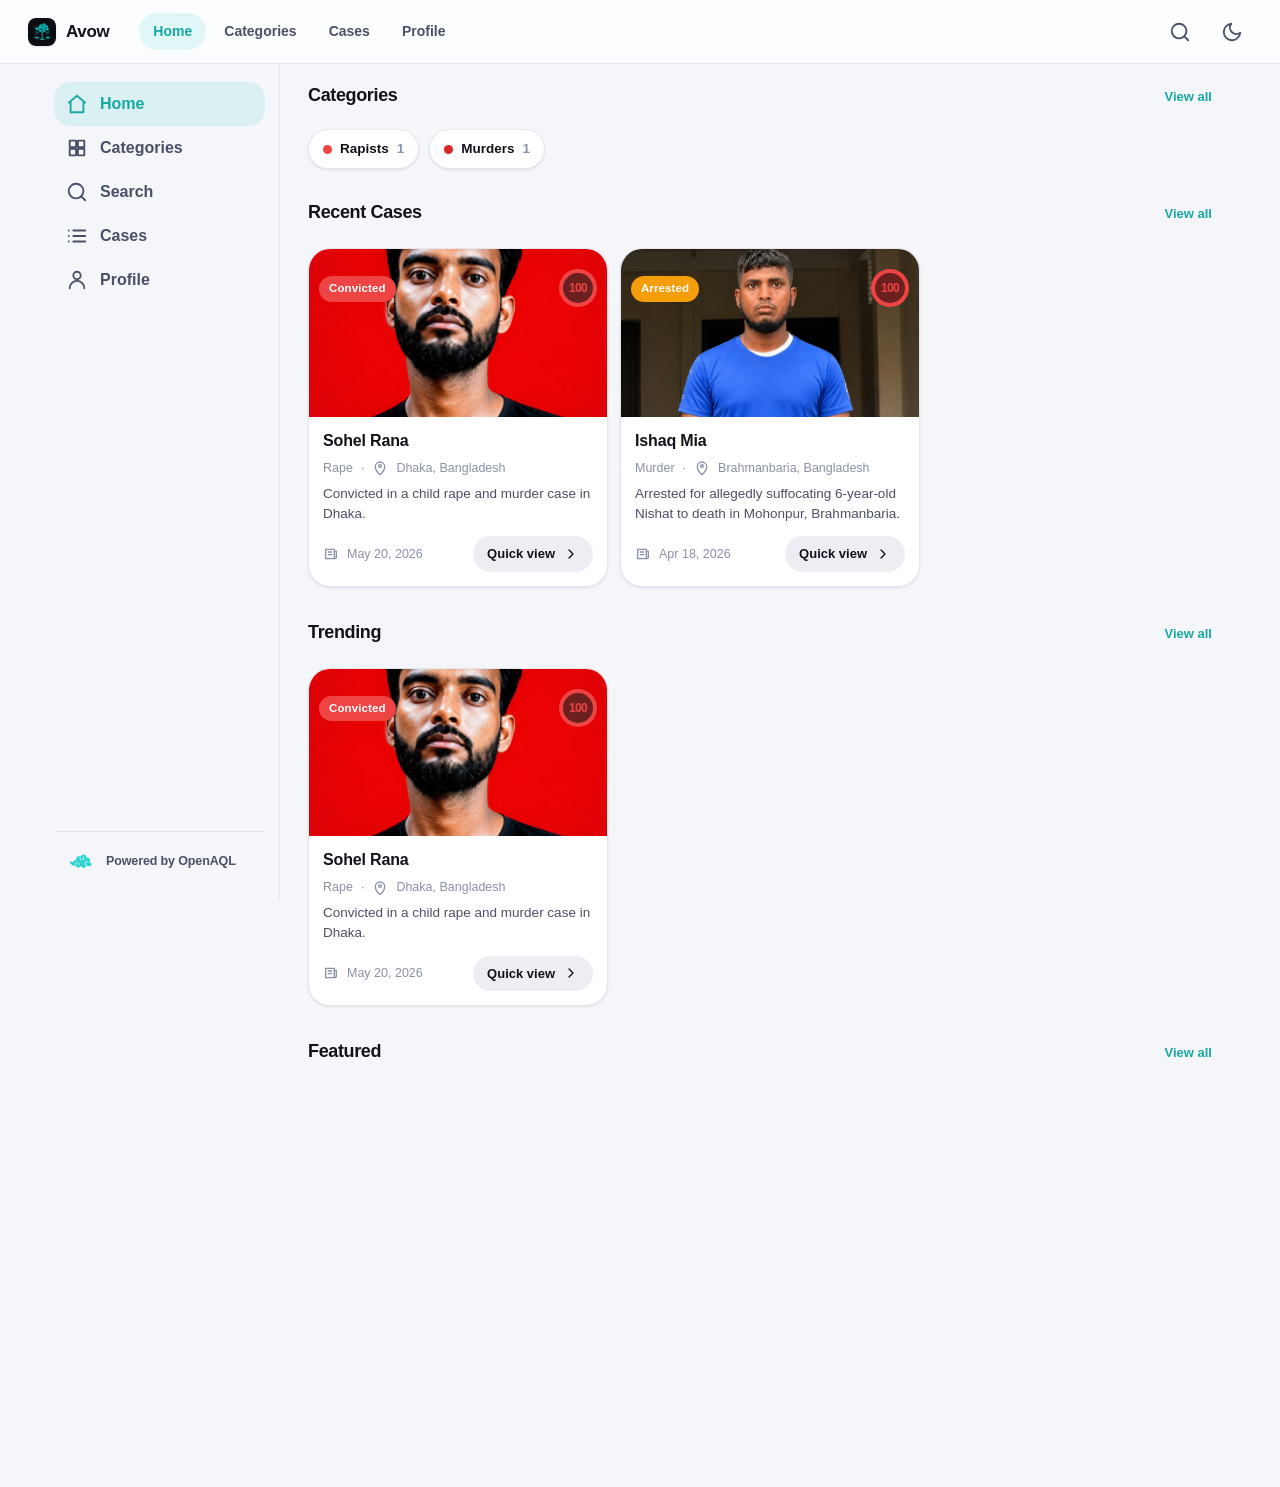
<file: index.html>
<!DOCTYPE html>
<html lang="en" dir="ltr">
<head>
  <meta charset="UTF-8" />
  <meta name="viewport" content="width=device-width, initial-scale=1, viewport-fit=cover, maximum-scale=5" />
  <title>Avow</title>
  <meta name="title" content="Avow"/>
  <meta name="theme-color" content="#1CC2BB" media="(prefers-color-scheme: light)" />
  <meta name="theme-color" content="#0b0d12" media="(prefers-color-scheme: dark)" />
  <meta name="description" content="Awareness, Integrity and Justice" />
  <meta name="keywords" content="criminal, awareness, justice"/>
  <meta name="author" content="Avow"/>
  <meta name="robots" content="noindex, nofollow">
  <meta name="language" content="en"/>
  <meta property="og:type" content="website"/>
  <meta property="og:url" content="https://avow.openaql.org"/>
  <meta property="og:title" content="Avow"/>
  <meta property="og:description" content="Awareness, Integrity and Justice"/>
  <meta property="og:image" content="https://openaql.github.io/avow/assets/icons/avow-banner.jpg"/>
  <meta name="twitter:card" content="summary_large_image"/>
  <meta name="twitter:url" content="https://avow.openaql.org"/>
  <meta name="twitter:title" content="Avow"/>
  <meta name="twitter:description" content="Awareness, Integrity and Justice"/>
  <meta name="twitter:image" content="https://openaql.github.io/avow/assets/icons/avow-banner.jpg"/>
  <meta http-equiv="Content-Security-Policy" content="default-src 'self'; script-src 'self'; style-src 'self'; img-src 'self' data: https:; media-src 'self' https:; font-src 'self'; connect-src 'self'; manifest-src 'self'; worker-src 'self'; base-uri 'self'; form-action 'self'; frame-ancestors 'none'; object-src 'none'" />
  <meta name="referrer" content="no-referrer" />
  <link rel="canonical" href="./index.html" />
  <link rel="manifest" href="pwa/manifest.json" />
  <link rel="icon" type="image/svg+xml" href="assets/icons/icon.svg" />
  <link rel="apple-touch-icon" href="assets/icons/icon-192.png" />
  <meta name="apple-mobile-web-app-capable" content="yes" />
  <meta name="apple-mobile-web-app-status-bar-style" content="black-translucent" />
  <meta name="apple-mobile-web-app-title" content="Avow" />
  <link rel="preload" href="assets/css/styles.css" as="style" />
  <link rel="stylesheet" href="assets/css/styles.css" />
  <link rel="preload" href="data/index.json" as="fetch" type="application/json" crossorigin="anonymous" />
</head>
<body data-page="home">
  <div id="splash" aria-hidden="true"><div class="splash-logo"><img src="assets/icons/icon.svg" alt="Avow"></div></div>

  <main class="app" id="main">
    <section class="section">
      <div class="section__head"><h2 class="section__title">Categories</h2><a class="section__link" href="categories.html">View all</a></div>
    </section>
    <div class="cat-scroller" id="cat-chips" aria-label="Categories"></div>

    <section class="section">
      <div class="section__head"><h2 class="section__title">Recent Cases</h2><a class="section__link" href="search.html?sort=recent">View all</a></div>
    </section>
    <div class="case-rail" id="recent"></div>

    <section class="section">
      <div class="section__head"><h2 class="section__title">Trending</h2><a class="section__link" href="search.html?trending=1">View all</a></div>
    </section>
    <div class="case-rail" id="trending"></div>

    <section class="section">
      <div class="section__head"><h2 class="section__title">Featured</h2><a class="section__link" href="search.html?featured=1">View all</a></div>
    </section>
    <div class="case-rail" id="featured"></div>
  </main>

  <script src="assets/js/core.js" defer></script>
  <script src="assets/js/ui.js" defer></script>
  <script src="assets/js/components.js" defer></script>
  <script src="assets/js/home.js" defer></script>
</body>
</html>
</file>
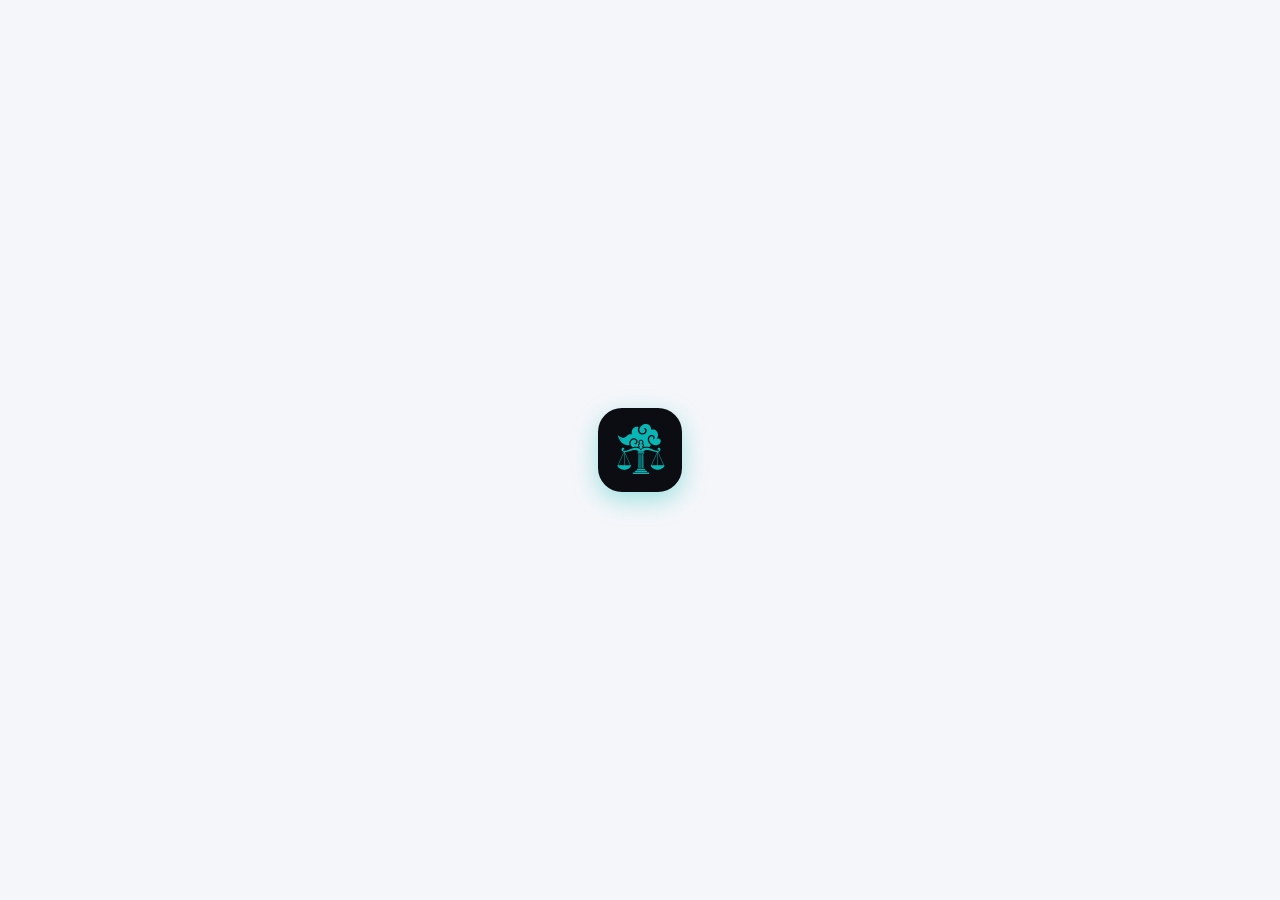
<file: case.html>
<!DOCTYPE html>
<html lang="en" dir="ltr">
<head>
  <meta charset="UTF-8" />
  <meta name="viewport" content="width=device-width, initial-scale=1, viewport-fit=cover, maximum-scale=5" />
  <title>Case | Avow</title>
  <meta name="description" content="Full case detail: hero, basic and legal information, timeline, evidence gallery and related cases." />
  <meta name="theme-color" content="#1CC2BB" media="(prefers-color-scheme: light)" />
  <meta name="theme-color" content="#0b0d12" media="(prefers-color-scheme: dark)" />
  <meta http-equiv="Content-Security-Policy" content="default-src 'self'; script-src 'self'; style-src 'self'; img-src 'self' data: https:; media-src 'self' https:; font-src 'self'; connect-src 'self'; manifest-src 'self'; worker-src 'self'; base-uri 'self'; form-action 'self'; frame-ancestors 'none'; object-src 'none'" />
  <meta name="referrer" content="no-referrer" />
  <link rel="canonical" href="./case.html" />
  <link rel="manifest" href="pwa/manifest.json" />
  <link rel="icon" type="image/svg+xml" href="assets/icons/icon.svg" />
  <link rel="apple-touch-icon" href="assets/icons/icon-192.png" />
  <link rel="stylesheet" href="assets/css/styles.css" />
</head>
<body data-page="cases">
  <div id="splash" aria-hidden="true"><div class="splash-logo"><img src="assets/icons/icon.svg" alt="Avow"></div></div>
  <main class="app" id="main"><div id="case-root"></div></main>

  <script src="assets/js/core.js" defer></script>
  <script src="assets/js/ui.js" defer></script>
  <script src="assets/js/components.js" defer></script>
  <script src="assets/js/case.js" defer></script>
</body>
</html>
</file>
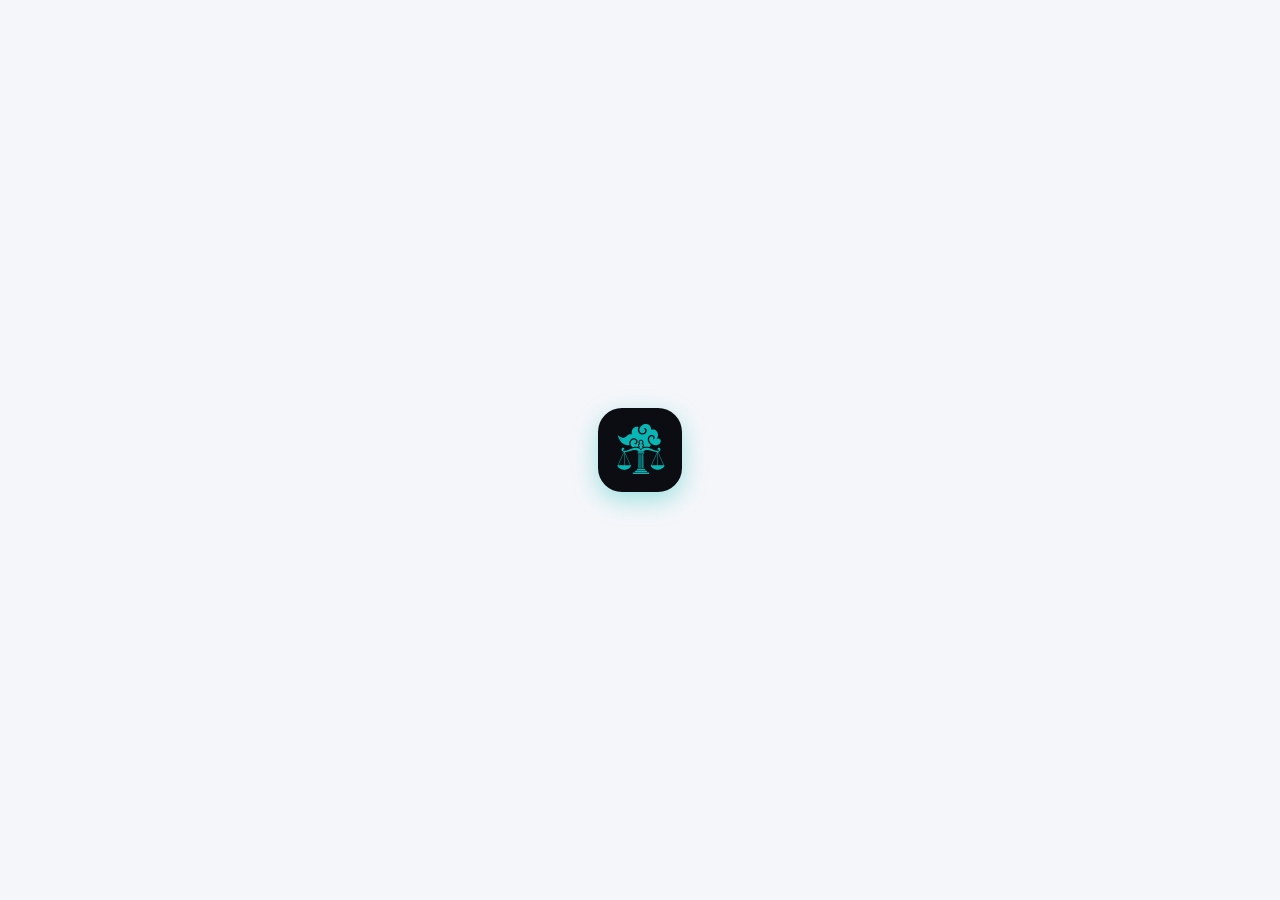
<file: categories.html>
<!DOCTYPE html>
<html lang="en" dir="ltr">
<head>
  <meta charset="UTF-8" />
  <meta name="viewport" content="width=device-width, initial-scale=1, viewport-fit=cover, maximum-scale=5" />
  <title>Categories | Avow</title>
  <meta name="description" content="Browse documented case categories." />
  <meta name="theme-color" content="#1CC2BB" media="(prefers-color-scheme: light)" />
  <meta name="theme-color" content="#0b0d12" media="(prefers-color-scheme: dark)" />
  <meta http-equiv="Content-Security-Policy" content="default-src 'self'; script-src 'self'; style-src 'self'; img-src 'self' data: https:; media-src 'self' https:; font-src 'self'; connect-src 'self'; manifest-src 'self'; worker-src 'self'; base-uri 'self'; form-action 'self'; frame-ancestors 'none'; object-src 'none'" />
  <meta name="referrer" content="no-referrer" />
  <link rel="canonical" href="./categories.html" />
  <link rel="manifest" href="pwa/manifest.json" />
  <link rel="icon" type="image/svg+xml" href="assets/icons/icon.svg" />
  <link rel="apple-touch-icon" href="assets/icons/icon-192.png" />
  <link rel="stylesheet" href="assets/css/styles.css" />
</head>
<body data-page="categories">
  <div id="splash" aria-hidden="true"><div class="splash-logo"><img src="assets/icons/icon.svg" alt="Avow"></div></div>
  <main class="app" id="main">
    <h1 class="page-title">Categories</h1>
    <p class="page-sub">Tap a category to explore its cases</p>
    <section class="section"><div class="cat-grid" id="cat-grid"></div></section>

    <section class="section hide" id="cat-detail">
      <div id="cat-head"></div>
      <div class="case-list" id="cat-list" style="padding-left:0;padding-right:0"></div>
    </section>
  </main>

  <script src="assets/js/core.js" defer></script>
  <script src="assets/js/ui.js" defer></script>
  <script src="assets/js/components.js" defer></script>
  <script src="assets/js/categories.js" defer></script>
</body>
</html>
</file>
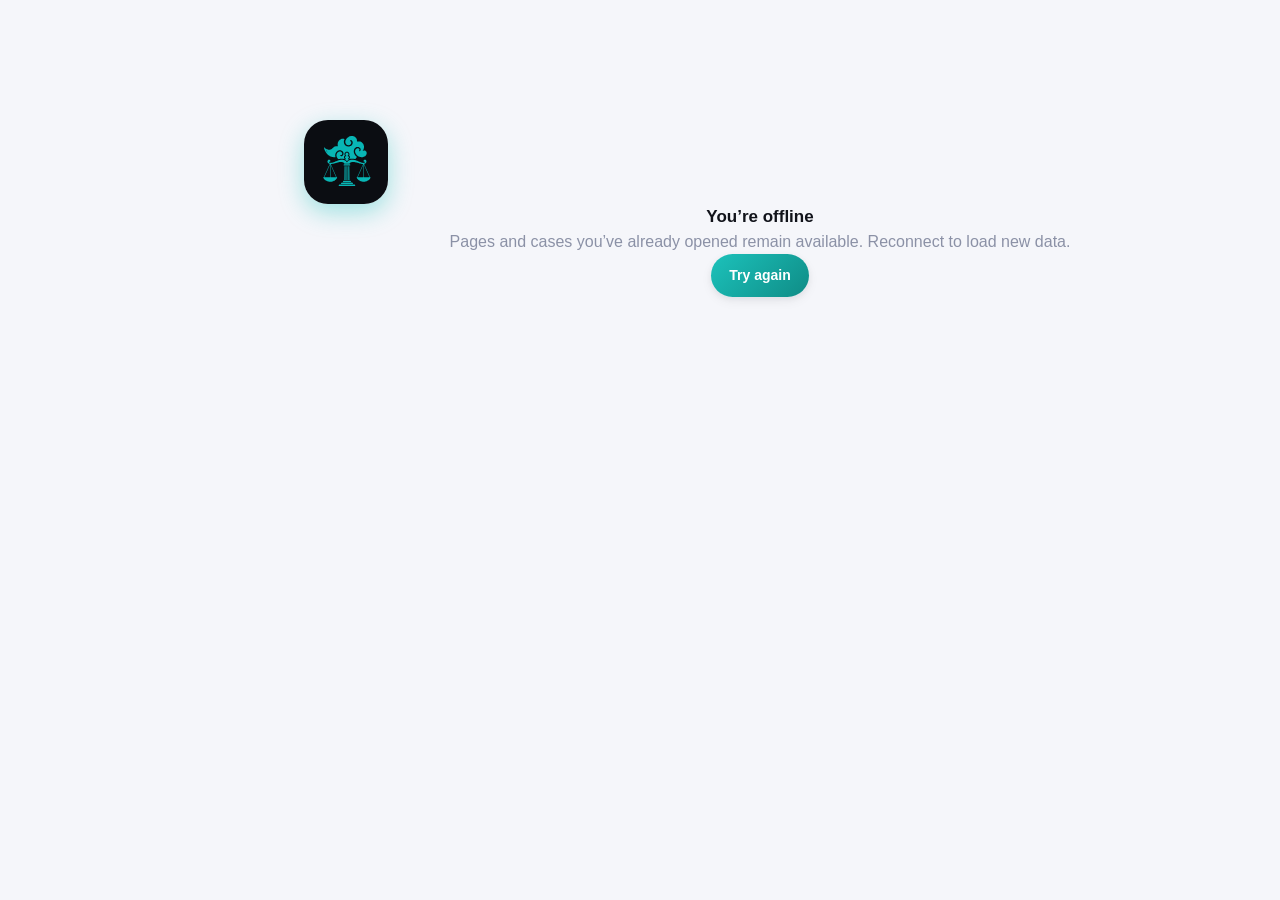
<file: offline.html>
<!DOCTYPE html>
<html lang="en" dir="ltr">
<head>
  <meta charset="UTF-8" />
  <meta name="viewport" content="width=device-width, initial-scale=1, viewport-fit=cover" />
  <title>Offline | Avow</title>
  <meta http-equiv="Content-Security-Policy" content="default-src 'self'; script-src 'self'; style-src 'self'; img-src 'self' data:; base-uri 'self'; frame-ancestors 'none'; object-src 'none'" />
  <link rel="icon" type="image/svg+xml" href="assets/icons/icon.svg" />
  <link rel="stylesheet" href="assets/css/styles.css" />
</head>
<body data-page="home">
  <main class="app" id="main">
    <div class="state" style="padding-top:120px">
      <div class="splash-logo" style="margin:0 auto 16px"><img src="assets/icons/icon.svg" alt="Avow"></div>
      <p class="state__title">You’re offline</p>
      <p>Pages and cases you’ve already opened remain available. Reconnect to load new data.</p>
      <p style="margin-top:18px"><a class="btn btn--primary" href="index.html">Try again</a></p>
    </div>
  </main>
</body>
</html>
</file>
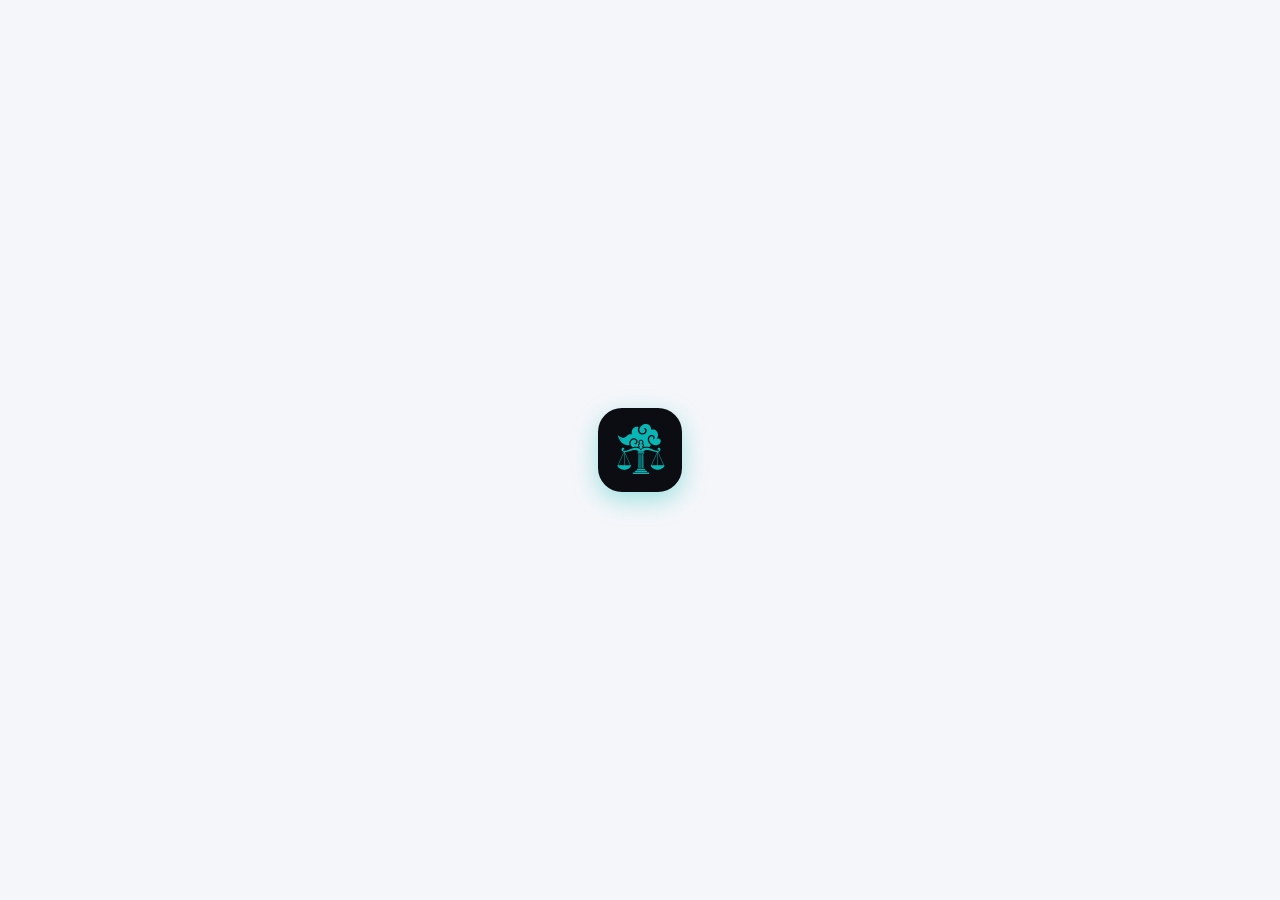
<file: profile.html>
<!DOCTYPE html>
<html lang="en" dir="ltr">
<head>
  <meta charset="UTF-8" />
  <meta name="viewport" content="width=device-width, initial-scale=1, viewport-fit=cover, maximum-scale=5" />
  <title>Profile | Avow</title>
  <meta name="description" content="Individual profile, crime history and statistics." />
  <meta name="theme-color" content="#1CC2BB" media="(prefers-color-scheme: light)" />
  <meta name="theme-color" content="#0b0d12" media="(prefers-color-scheme: dark)" />
  <meta http-equiv="Content-Security-Policy" content="default-src 'self'; script-src 'self'; style-src 'self'; img-src 'self' data: https:; media-src 'self' https:; font-src 'self'; connect-src 'self'; manifest-src 'self'; worker-src 'self'; base-uri 'self'; form-action 'self'; frame-ancestors 'none'; object-src 'none'" />
  <meta name="referrer" content="no-referrer" />
  <link rel="canonical" href="./profile.html" />
  <link rel="manifest" href="pwa/manifest.json" />
  <link rel="icon" type="image/svg+xml" href="assets/icons/icon.svg" />
  <link rel="apple-touch-icon" href="assets/icons/icon-192.png" />
  <link rel="stylesheet" href="assets/css/styles.css" />
</head>
<body data-page="profile">
  <div id="splash" aria-hidden="true"><div class="splash-logo"><img src="assets/icons/icon.svg" alt="Avow"></div></div>
  <main class="app" id="main"><div id="profile-root"></div></main>

  <script src="assets/js/core.js" defer></script>
  <script src="assets/js/ui.js" defer></script>
  <script src="assets/js/components.js" defer></script>
  <script src="assets/js/profile.js" defer></script>
</body>
</html>
</file>
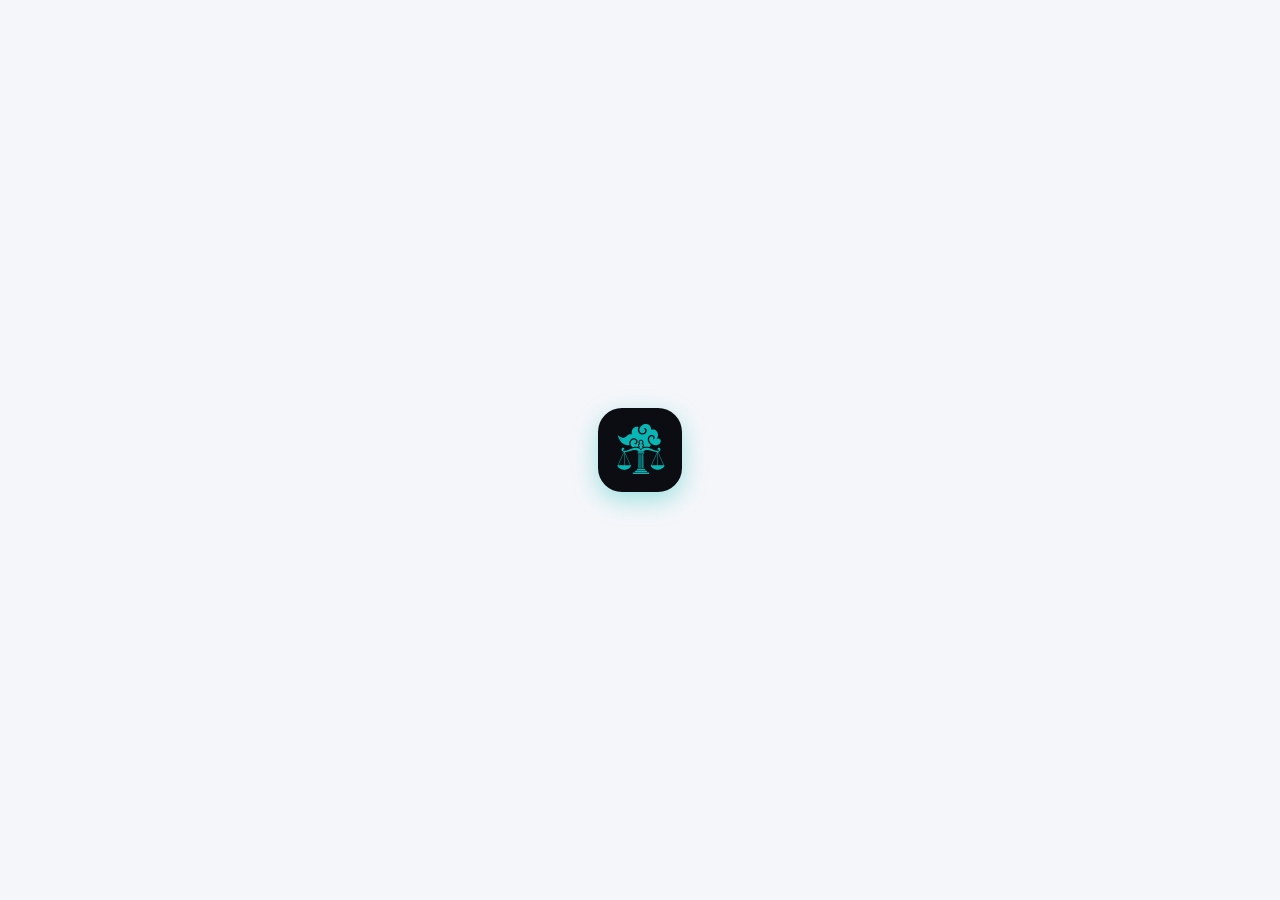
<file: search.html>
<!DOCTYPE html>
<html lang="en" dir="ltr">
<head>
  <meta charset="UTF-8" />
  <meta name="viewport" content="width=device-width, initial-scale=1, viewport-fit=cover, maximum-scale=5" />
  <title>Search and Cases | Avow</title>
  <meta name="description" content="Search and filter all documented cases." />
  <meta name="theme-color" content="#1CC2BB" media="(prefers-color-scheme: light)" />
  <meta name="theme-color" content="#0b0d12" media="(prefers-color-scheme: dark)" />
  <meta http-equiv="Content-Security-Policy" content="default-src 'self'; script-src 'self'; style-src 'self'; img-src 'self' data: https:; media-src 'self' https:; font-src 'self'; connect-src 'self'; manifest-src 'self'; worker-src 'self'; base-uri 'self'; form-action 'self'; frame-ancestors 'none'; object-src 'none'" />
  <meta name="referrer" content="no-referrer" />
  <link rel="canonical" href="./search.html" />
  <link rel="manifest" href="pwa/manifest.json" />
  <link rel="icon" type="image/svg+xml" href="assets/icons/icon.svg" />
  <link rel="apple-touch-icon" href="assets/icons/icon-192.png" />
  <link rel="stylesheet" href="assets/css/styles.css" />
</head>
<body data-page="cases">
  <div id="splash" aria-hidden="true"><div class="splash-logo"><img src="assets/icons/icon.svg" alt="Avow"></div></div>
  <main class="app" id="main">
    <h1 class="page-title">Cases</h1>
    <p class="page-sub">Search, filter, and explore every documented case</p>

    <div class="search-bar" style="border:none">
      <input class="search-input" id="q" type="text" placeholder="Search name, type, location" aria-label="Search cases" />
      <button class="iconbtn" id="filter-toggle" aria-label="Toggle filters" aria-expanded="false">
        <svg class="icon" viewBox="0 0 24 24" aria-hidden="true"><path d="M4 6h16M7 12h10M10 18h4"></path></svg>
      </button>
    </div>
    <div class="filter-panel hide" id="filters"></div>
    <p class="page-sub" id="result-count" aria-live="polite"></p>
    <section class="section"><div class="case-list" id="results" style="padding-left:0;padding-right:0"></div></section>
  </main>

  <script src="assets/js/core.js" defer></script>
  <script src="assets/js/ui.js" defer></script>
  <script src="assets/js/components.js" defer></script>
  <script src="assets/js/search.js" defer></script>
</body>
</html>
</file>
<file: assets/css/styles.css>
:root {
  --brand: #1CC2BB;
  --brand-600: #17a8a2;
  --brand-700: #0f8c86;

  --bg: #f5f6fa;
  --bg-elev: #ffffff;
  --bg-sunken: #eceef4;
  --surface-glass: rgba(255, 255, 255, 0.72);
  --border: #e4e7ef;
  --border-strong: #d4d9e6;

  --text: #11131a;
  --text-soft: #4a5066;
  --text-mut: #8b91a6;

  --ok: #10b981;
  --warn: #f59e0b;
  --danger: #ef4444;
  --info: #3b82f6;
  --neutral: #6b7280;

  --st-suspect: #6b7280;
  --st-arrested: #f59e0b;
  --st-on_trial: #3b82f6;
  --st-convicted: #ef4444;
  --st-released: #10b981;
  --st-active: #8b5cf6;

  --r-sm: 10px;
  --r-md: 16px;
  --r-lg: 22px;
  --r-xl: 28px;
  --r-pill: 999px;

  --sh-1: 0 1px 2px rgba(17, 19, 26, 0.04), 0 1px 3px rgba(17, 19, 26, 0.06);
  --sh-2: 0 4px 12px rgba(17, 19, 26, 0.06), 0 2px 6px rgba(17, 19, 26, 0.05);
  --sh-3: 0 12px 32px rgba(17, 19, 26, 0.10), 0 4px 10px rgba(17, 19, 26, 0.06);
  --sh-fab: 0 8px 24px rgba(28, 194, 187, 0.40);

  --maxw: 1200px;
  --gutter: 16px;
  --header-h: 56px;
  --bottomnav-h: 64px;
  --safe-top: env(safe-area-inset-top, 0px);
  --safe-bottom: env(safe-area-inset-bottom, 0px);

  --ease: cubic-bezier(0.22, 1, 0.36, 1);
  --ease-in: cubic-bezier(0.55, 0, 1, 0.45);
  --dur-1: 140ms;
  --dur-2: 240ms;
  --dur-3: 380ms;

  --font: -apple-system, BlinkMacSystemFont, "Segoe UI", Roboto, "Helvetica Neue",
    Arial, "Noto Sans", sans-serif, "Apple Color Emoji", "Segoe UI Emoji";
  --font-mono: ui-monospace, SFMono-Regular, "SF Mono", Menlo, Consolas, monospace;
}

@media (prefers-color-scheme: dark) {
  :root {
    --bg: #0b0d12;
    --bg-elev: #151821;
    --bg-sunken: #0f121a;
    --surface-glass: rgba(21, 24, 33, 0.72);
    --border: #232838;
    --border-strong: #313850;
    --text: #f3f5fb;
    --text-soft: #b8bed2;
    --text-mut: #7e859c;
    --sh-1: 0 1px 2px rgba(0, 0, 0, 0.4);
    --sh-2: 0 4px 14px rgba(0, 0, 0, 0.45);
    --sh-3: 0 16px 40px rgba(0, 0, 0, 0.55);
  }
}

[data-theme="light"] {
  --bg: #f5f6fa; --bg-elev: #fff; --bg-sunken: #eceef4;
  --surface-glass: rgba(255,255,255,0.72);
  --border: #e4e7ef; --border-strong: #d4d9e6;
  --text: #11131a; --text-soft: #4a5066; --text-mut: #8b91a6;
}

[data-theme="dark"] {
  --bg: #0b0d12; --bg-elev: #151821; --bg-sunken: #0f121a;
  --surface-glass: rgba(21,24,33,0.72);
  --border: #232838; --border-strong: #313850;
  --text: #f3f5fb; --text-soft: #b8bed2; --text-mut: #7e859c;
}

*, *::before, *::after { box-sizing: border-box; }
* { margin: 0; -webkit-tap-highlight-color: transparent; }
html { -webkit-text-size-adjust: 100%; text-size-adjust: 100%; scroll-behavior: smooth; }

body {
  font-family: var(--font);
  background: var(--bg);
  color: var(--text);
  line-height: 1.5;
  font-size: 15px;
  min-height: 100dvh;
  overflow-x: hidden;
  -webkit-font-smoothing: antialiased;
  text-rendering: optimizeLegibility;
  overscroll-behavior-y: none;
}

img, svg, video { display: block; max-width: 100%; }
button, input, select, textarea { font: inherit; color: inherit; }
button { cursor: pointer; background: none; border: none; }
a { color: inherit; text-decoration: none; }
ul { list-style: none; padding: 0; }
:focus-visible { outline: 2px solid var(--brand); outline-offset: 2px; border-radius: 6px; }

@media (prefers-reduced-motion: reduce) {
  *, *::before, *::after { animation-duration: 0.001ms !important; transition-duration: 0.001ms !important; scroll-behavior: auto !important; }
}

.app {
  max-width: var(--maxw);
  margin: 0 auto;
  padding-top: calc(var(--header-h) + var(--safe-top));
  padding-bottom: calc(var(--bottomnav-h) + var(--safe-bottom) + 12px);
  min-height: 100dvh;
}

.appbar {
  position: fixed; top: 0; left: 0; right: 0; z-index: 50;
  height: calc(var(--header-h) + var(--safe-top));
  padding: var(--safe-top) var(--gutter) 0;
  display: flex; align-items: center; gap: 12px;
  background: var(--surface-glass);
  -webkit-backdrop-filter: saturate(180%) blur(18px);
  backdrop-filter: saturate(180%) blur(18px);
  border-bottom: 1px solid var(--border);
}

.appbar__brand { display: flex; align-items: center; gap: 10px; font-weight: 800; letter-spacing: -0.02em; font-size: 17px; }
.appbar__logo { width: 28px; height: 28px; border-radius: 8px; object-fit: cover; box-shadow: var(--sh-1); }
.appbar__spacer { flex: 1; }
.iconbtn { width: 40px; height: 40px; border-radius: var(--r-pill); display: grid; place-items: center; color: var(--text-soft); transition: background var(--dur-1) var(--ease), transform var(--dur-1) var(--ease); }
.iconbtn:hover { background: var(--bg-sunken); }
.iconbtn:active { transform: scale(0.92); }
.icon { width: 22px; height: 22px; stroke: currentColor; fill: none; stroke-width: 2; stroke-linecap: round; stroke-linejoin: round; }
.icon--sm { width: 16px; height: 16px; }
.icon--lg { width: 26px; height: 26px; }

.section { padding: 18px var(--gutter) 4px; }
.section__head { display: flex; align-items: baseline; justify-content: space-between; margin-bottom: 12px; }
.section__title { font-size: 18px; font-weight: 750; letter-spacing: -0.02em; }
.section__link { font-size: 13px; color: var(--brand-600); font-weight: 600; }
.page-title { font-size: 26px; font-weight: 820; letter-spacing: -0.03em; padding: 8px var(--gutter) 0; }
.page-sub { color: var(--text-mut); padding: 2px var(--gutter) 0; font-size: 14px; }

.stat-grid { display: grid; grid-template-columns: repeat(2, 1fr); gap: 12px; padding: 4px var(--gutter); }
.stat {
  background: var(--bg-elev); border: 1px solid var(--border); border-radius: var(--r-lg);
  padding: 16px; box-shadow: var(--sh-1); position: relative; overflow: hidden;
  transition: transform var(--dur-2) var(--ease), box-shadow var(--dur-2) var(--ease);
}
.stat:hover { transform: translateY(-2px); box-shadow: var(--sh-2); }
.stat__icon { width: 40px; height: 40px; border-radius: 12px; display: grid; place-items: center; margin-bottom: 10px; color: #fff; }
.stat__value { font-size: 26px; font-weight: 820; letter-spacing: -0.03em; font-variant-numeric: tabular-nums; }
.stat__label { color: var(--text-mut); font-size: 12.5px; font-weight: 600; margin-top: 2px; }
.stat__spark { position: absolute; right: -6px; bottom: -6px; width: 76px; height: 44px; opacity: 0.10; }

.cat-scroller { display: flex; gap: 10px; overflow-x: auto; padding: 4px var(--gutter) 12px; scroll-snap-type: x proximity; scrollbar-width: none; }
.cat-scroller::-webkit-scrollbar { display: none; }
.cat-grid { display: grid; grid-template-columns: repeat(2, 1fr); gap: 12px; padding: 4px var(--gutter); }
.cat-card {
  background: var(--bg-elev); border: 1px solid var(--border); border-radius: var(--r-lg);
  padding: 16px; box-shadow: var(--sh-1); display: flex; flex-direction: column; gap: 10px;
  transition: transform var(--dur-2) var(--ease), box-shadow var(--dur-2) var(--ease);
  scroll-snap-align: start;
}
.cat-card:active { transform: scale(0.97); }
.cat-card__icon { width: 46px; height: 46px; border-radius: 14px; display: grid; place-items: center; color: #fff; }
.cat-card__name { font-weight: 700; letter-spacing: -0.01em; }
.cat-card__count { font-size: 13px; color: var(--text-mut); }
.cat-chip { flex: 0 0 auto; display: flex; align-items: center; gap: 8px; padding: 9px 14px; border-radius: var(--r-pill); background: var(--bg-elev); border: 1px solid var(--border); font-weight: 600; font-size: 13.5px; box-shadow: var(--sh-1); transition: transform var(--dur-1) var(--ease); }
.cat-chip:active { transform: scale(0.95); }
.cat-chip .dot { width: 9px; height: 9px; border-radius: 50%; }

.case-list { display: grid; grid-template-columns: 1fr; gap: 12px; padding: 6px var(--gutter); }
.case-rail { display: flex; gap: 12px; overflow-x: auto; padding: 6px var(--gutter) 14px; scroll-snap-type: x mandatory; scrollbar-width: none; }
.case-rail::-webkit-scrollbar { display: none; }
.case-rail .case-card { flex: 0 0 78%; max-width: 320px; scroll-snap-align: start; }

.case-card {
  background: var(--bg-elev); border: 1px solid var(--border); border-radius: var(--r-lg);
  box-shadow: var(--sh-1); overflow: hidden; display: flex; flex-direction: column;
  transition: transform var(--dur-2) var(--ease), box-shadow var(--dur-2) var(--ease);
  text-align: left; width: 100%;
}
.case-card:hover { transform: translateY(-3px); box-shadow: var(--sh-3); }
.case-card:active { transform: scale(0.985); }
.case-card__media { position: relative; aspect-ratio: 16 / 9; display: grid; place-items: center; color: #fff; font-weight: 800; font-size: 30px; letter-spacing: -0.02em; }
.case-card__badge { position: absolute; top: 10px; left: 10px; }
.case-card__signal { position: absolute; top: 10px; right: 10px; }
.case-card__body { padding: 12px 14px 14px; display: flex; flex-direction: column; gap: 6px; }
.case-card__name { font-weight: 750; font-size: 16px; letter-spacing: -0.01em; }
.case-card__meta { display: flex; gap: 8px; align-items: center; font-size: 12.5px; color: var(--text-mut); flex-wrap: wrap; }
.case-card__desc { color: var(--text-soft); font-size: 13.5px; display: -webkit-box; -webkit-line-clamp: 2; -webkit-box-orient: vertical; overflow: hidden; }
.case-card__foot { display: flex; align-items: center; justify-content: space-between; margin-top: 6px; }

.gradient-media { background: linear-gradient(135deg, var(--c1, var(--brand)), var(--c2, var(--brand-700))); }
.avatar { border-radius: 50%; display: grid; place-items: center; color: #fff; font-weight: 800; letter-spacing: -0.02em; flex: none; }

.badge { display: inline-flex; align-items: center; gap: 6px; padding: 4px 10px; border-radius: var(--r-pill); font-size: 11.5px; font-weight: 700; letter-spacing: 0.01em; background: var(--bg-sunken); color: var(--text-soft); border: 1px solid var(--border); white-space: nowrap; }
.badge .dot { width: 7px; height: 7px; border-radius: 50%; }
.badge--status { color: #fff; border: none; backdrop-filter: blur(4px); }
.badge--glass { background: rgba(0,0,0,0.42); color: #fff; border: none; -webkit-backdrop-filter: blur(6px); backdrop-filter: blur(6px); }
.status-suspect { background: var(--st-suspect); }
.status-arrested { background: var(--st-arrested); }
.status-on_trial { background: var(--st-on_trial); }
.status-convicted { background: var(--st-convicted); }
.status-released { background: var(--st-released); }
.status-active { background: var(--st-active); }

.signal { display: inline-grid; place-items: center; width: 38px; height: 38px; border-radius: 50%; font-size: 12px; font-weight: 800; color: #fff; font-variant-numeric: tabular-nums; background:
  conic-gradient(currentColor calc(var(--score) * 1%), rgba(255,255,255,0.25) 0); position: relative; }
.signal::after { content: ""; position: absolute; inset: 4px; border-radius: 50%; background: rgba(0,0,0,0.55); }
.signal span { position: relative; z-index: 1; }
.signal--chip { color: var(--brand-600); background: var(--bg-sunken); width: auto; height: auto; padding: 4px 9px; border-radius: var(--r-pill); }
.signal--chip::after { display: none; }

.btn { display: inline-flex; align-items: center; justify-content: center; gap: 8px; padding: 11px 18px; border-radius: var(--r-pill); font-weight: 700; font-size: 14px; transition: transform var(--dur-1) var(--ease), box-shadow var(--dur-2) var(--ease), background var(--dur-1) var(--ease); }
.btn:active { transform: scale(0.96); }
.btn--primary { background: linear-gradient(135deg, var(--brand), var(--brand-700)); color: #fff; box-shadow: var(--sh-2); }
.btn--ghost { background: var(--bg-sunken); color: var(--text); }
.btn--block { width: 100%; }
.btn--sm { padding: 8px 14px; font-size: 13px; }
.quick-view { align-self: flex-start; }

.bottomnav {
  position: fixed; bottom: 0; left: 0; right: 0; z-index: 50;
  height: calc(var(--bottomnav-h) + var(--safe-bottom));
  padding-bottom: var(--safe-bottom);
  display: flex; align-items: stretch;
  background: var(--surface-glass);
  -webkit-backdrop-filter: saturate(180%) blur(20px);
  backdrop-filter: saturate(180%) blur(20px);
  border-top: 1px solid var(--border);
}

.bottomnav__item { flex: 1; display: flex; flex-direction: column; align-items: center; justify-content: center; gap: 3px; color: var(--text-mut); font-size: 10.5px; font-weight: 600; position: relative; transition: color var(--dur-1) var(--ease); }
.bottomnav__item .icon { transition: transform var(--dur-2) var(--ease); }
.bottomnav__item.is-active { color: var(--brand-600); }
.bottomnav__item.is-active .icon { transform: translateY(-2px); }
.bottomnav__item.is-active::before { content: ""; position: absolute; top: 8px; width: 38px; height: 30px; border-radius: var(--r-pill); background: color-mix(in srgb, var(--brand) 14%, transparent); z-index: -1; }

.fab-wrap { position: fixed; right: 16px; bottom: calc(var(--bottomnav-h) + var(--safe-bottom) + 10px); z-index: 55; }
.fab { width: 58px; height: 58px; border-radius: 20px; background: linear-gradient(135deg, var(--brand), var(--brand-700)); color: #fff; display: grid; place-items: center; box-shadow: var(--sh-fab); transition: transform var(--dur-2) var(--ease); }
.fab .icon { width: 26px; height: 26px; transition: transform var(--dur-3) var(--ease); }
.fab[aria-expanded="true"] .icon { transform: rotate(135deg); }
.fab:active { transform: scale(0.92); }
.fab-actions { position: absolute; right: 0; bottom: calc(100% + 14px); display: flex; flex-direction: column; gap: 10px; align-items: flex-end; pointer-events: none; }
.fab-action { display: flex; align-items: center; gap: 10px; opacity: 0; transform: translateY(8px) scale(0.9); pointer-events: none; transition: opacity var(--dur-2) var(--ease), transform var(--dur-2) var(--ease); }
.fab-wrap.is-open .fab-action { opacity: 1; transform: translateY(0) scale(1); pointer-events: auto; }
.fab-wrap.is-open .fab-action:nth-child(1) { transition-delay: 40ms; }
.fab-wrap.is-open .fab-action:nth-child(2) { transition-delay: 80ms; }
.fab-wrap.is-open .fab-action:nth-child(3) { transition-delay: 120ms; }
.fab-action__label { background: var(--bg-elev); border: 1px solid var(--border); padding: 6px 12px; border-radius: var(--r-pill); font-size: 13px; font-weight: 600; box-shadow: var(--sh-1); }
.fab-action__btn { width: 46px; height: 46px; border-radius: 16px; background: var(--bg-elev); border: 1px solid var(--border); color: var(--brand-600); display: grid; place-items: center; box-shadow: var(--sh-2); }
.fab-scrim { position: fixed; inset: 0; z-index: 54; background: rgba(0,0,0,0.28); opacity: 0; pointer-events: none; transition: opacity var(--dur-2) var(--ease); }
.fab-scrim.is-open { opacity: 1; pointer-events: auto; }

.search-overlay { position: fixed; inset: 0; z-index: 70; background: var(--bg); display: flex; flex-direction: column; transform: translateY(8px); opacity: 0; pointer-events: none; transition: opacity var(--dur-2) var(--ease), transform var(--dur-2) var(--ease); padding-top: var(--safe-top); }
.search-overlay.is-open { opacity: 1; transform: none; pointer-events: auto; }
.search-bar { display: flex; align-items: center; gap: 10px; padding: 12px var(--gutter); border-bottom: 1px solid var(--border); }
.search-input { flex: 1; background: var(--bg-sunken); border: 1px solid var(--border); border-radius: var(--r-pill); padding: 12px 16px; font-size: 16px; }
.search-results { flex: 1; overflow-y: auto; padding: 8px var(--gutter) 24px; -webkit-overflow-scrolling: touch; }
.search-empty { text-align: center; color: var(--text-mut); padding: 48px 16px; }
.result-row { display: flex; gap: 12px; align-items: center; padding: 10px; border-radius: var(--r-md); transition: background var(--dur-1) var(--ease); }
.result-row:active { background: var(--bg-sunken); }
.result-row__name { font-weight: 650; }
.result-row__meta { font-size: 12.5px; color: var(--text-mut); }
.search-pills { display: flex; gap: 8px; flex-wrap: wrap; padding: 12px var(--gutter); }

.filter-bar { display: flex; gap: 8px; overflow-x: auto; padding: 8px var(--gutter); scrollbar-width: none; }
.filter-bar::-webkit-scrollbar { display: none; }
.filter-pill { flex: 0 0 auto; padding: 8px 14px; border-radius: var(--r-pill); border: 1px solid var(--border); background: var(--bg-elev); font-size: 13px; font-weight: 600; color: var(--text-soft); display: inline-flex; gap: 6px; align-items: center; transition: all var(--dur-1) var(--ease); }
.filter-pill.is-active { background: var(--brand); color: #fff; border-color: var(--brand); }
.filter-panel { background: var(--bg-elev); border: 1px solid var(--border); border-radius: var(--r-lg); margin: 8px var(--gutter); padding: 14px; display: grid; gap: 14px; box-shadow: var(--sh-1); }
.field { display: flex; flex-direction: column; gap: 6px; }
.field label { font-size: 12.5px; font-weight: 700; color: var(--text-soft); }
.field select, .field input[type="text"] { background: var(--bg-sunken); border: 1px solid var(--border); border-radius: var(--r-md); padding: 10px 12px; font-size: 14px; }
.range-row { display: flex; align-items: center; gap: 10px; }
input[type="range"] { width: 100%; accent-color: var(--brand); }

.hero { position: relative; aspect-ratio: 16 / 10; display: flex; flex-direction: column; justify-content: flex-end; color: #fff; padding: 16px var(--gutter) 18px; overflow: hidden; }
.hero::after { content: ""; position: absolute; inset: 0; background: linear-gradient(180deg, rgba(0,0,0,0) 30%, rgba(0,0,0,0.65) 100%); z-index: 0; }
.hero > * { position: relative; z-index: 1; }
.hero__row { display: flex; gap: 8px; align-items: center; flex-wrap: wrap; margin-bottom: 8px; }
.hero__title { font-size: 28px; font-weight: 820; letter-spacing: -0.03em; text-shadow: 0 2px 12px rgba(0,0,0,0.4); }
.hero__back { position: absolute; top: calc(var(--safe-top) + 12px); left: var(--gutter); z-index: 2; background: rgba(0,0,0,0.4); color: #fff; -webkit-backdrop-filter: blur(8px); backdrop-filter: blur(8px); }

.detail { padding: 0 var(--gutter); }
.panel { background: var(--bg-elev); border: 1px solid var(--border); border-radius: var(--r-lg); padding: 16px; margin-top: 14px; box-shadow: var(--sh-1); }
.panel__title { font-size: 13px; text-transform: uppercase; letter-spacing: 0.06em; color: var(--text-mut); font-weight: 700; margin-bottom: 12px; }
.kv { display: grid; grid-template-columns: 120px 1fr; gap: 8px 12px; font-size: 14px; }
.kv dt { color: var(--text-mut); }
.kv dd { font-weight: 600; }
.taglist { display: flex; flex-wrap: wrap; gap: 8px; }
.taglist .badge {max-width: 100%; white-space: normal; overflow-wrap: anywhere; word-break: break-word; text-align: left;}
.prose { color: var(--text-soft); font-size: 15px; line-height: 1.65; }

.timeline { position: relative; padding-left: 28px; }
.timeline::before { content: ""; position: absolute; left: 9px; top: 6px; bottom: 6px; width: 2px; background: var(--border-strong); }
.tl-item { position: relative; padding-bottom: 18px; }
.tl-item:last-child { padding-bottom: 0; }
.tl-item::before { content: ""; position: absolute; left: -23px; top: 3px; width: 14px; height: 14px; border-radius: 50%; background: var(--bg-elev); border: 3px solid var(--brand); }
.tl-item.is-done::before { background: var(--brand); }
.tl-item__date { font-size: 12px; color: var(--text-mut); font-weight: 600; }
.tl-item__title { font-weight: 700; margin-top: 1px; }
.tl-item__detail { color: var(--text-soft); font-size: 13.5px; margin-top: 2px; }

.gallery { display: grid; grid-template-columns: repeat(2, 1fr); gap: 10px; }
.ev-card { border: 1px solid var(--border); border-radius: var(--r-md); overflow: hidden; background: var(--bg-sunken); display: flex; flex-direction: column; transition: transform var(--dur-2) var(--ease); }
.ev-card:active { transform: scale(0.97); }
.ev-card__thumb { aspect-ratio: 4 / 3; display: grid; place-items: center; color: var(--text-mut); background: var(--bg-sunken); }
.ev-card__cap { padding: 8px 10px; font-size: 12.5px; font-weight: 600; display: flex; gap: 6px; align-items: center; }
.ev-type { font-size: 10px; text-transform: uppercase; letter-spacing: 0.05em; color: var(--brand-600); }

.profile-head { display: flex; flex-direction: column; align-items: center; text-align: center; padding: 20px var(--gutter); gap: 8px; }
.profile-head .avatar { width: 92px; height: 92px; font-size: 34px; box-shadow: var(--sh-2); }
.profile-name { font-size: 22px; font-weight: 800; letter-spacing: -0.02em; }
.profile-loc { color: var(--text-mut); font-size: 14px; }
.profile-stats { display: grid; grid-template-columns: repeat(4, 1fr); gap: 8px; padding: 6px var(--gutter); }
.pstat { background: var(--bg-elev); border: 1px solid var(--border); border-radius: var(--r-md); padding: 12px 8px; text-align: center; box-shadow: var(--sh-1); }
.pstat__v { font-size: 20px; font-weight: 800; font-variant-numeric: tabular-nums; }
.pstat__l { font-size: 10.5px; color: var(--text-mut); font-weight: 600; margin-top: 2px; }
.risk-ring { width: 84px; height: 84px; }

.skeleton { background: linear-gradient(100deg, var(--bg-sunken) 30%, color-mix(in srgb, var(--bg-sunken) 60%, var(--bg-elev)) 50%, var(--bg-sunken) 70%); background-size: 200% 100%; animation: shimmer 1.3s var(--ease) infinite; border-radius: var(--r-md); }
@keyframes shimmer { to { background-position: -200% 0; } }
.sk-card { height: 230px; border-radius: var(--r-lg); }
.sk-line { height: 12px; margin: 8px 0; }

.state { text-align: center; padding: 56px 24px; color: var(--text-mut); }
.state__icon { width: 54px; height: 54px; margin: 0 auto 12px; color: var(--text-mut); }
.state__title { font-weight: 750; color: var(--text); font-size: 17px; }

.toast { position: fixed; left: 50%; bottom: calc(var(--bottomnav-h) + var(--safe-bottom) + 84px); transform: translateX(-50%) translateY(20px); background: var(--text); color: var(--bg); padding: 11px 18px; border-radius: var(--r-pill); font-size: 13.5px; font-weight: 600; box-shadow: var(--sh-3); opacity: 0; pointer-events: none; transition: opacity var(--dur-2) var(--ease), transform var(--dur-2) var(--ease); z-index: 80; }
.toast.is-show { opacity: 1; transform: translateX(-50%) translateY(0); }

.install-banner { position: fixed; left: var(--gutter); right: var(--gutter); bottom: calc(var(--bottomnav-h) + var(--safe-bottom) + 14px); z-index: 60; background: var(--bg-elev); border: 1px solid var(--border); border-radius: var(--r-lg); box-shadow: var(--sh-3); padding: 14px; display: none; align-items: center; gap: 12px; }
.install-banner.is-show { display: flex; animation: slideUp var(--dur-3) var(--ease); }
@keyframes slideUp { from { transform: translateY(30px); opacity: 0; } to { transform: none; opacity: 1; } }

.app { animation: pageIn var(--dur-3) var(--ease); }
@keyframes pageIn { from { opacity: 0; transform: translateY(6px); } to { opacity: 1; transform: none; } }

.reveal { opacity: 0; transform: translateY(14px); transition: opacity var(--dur-3) var(--ease), transform var(--dur-3) var(--ease); }
.reveal.is-in { opacity: 1; transform: none; }

#splash { position: fixed; inset: 0; z-index: 200; background: var(--bg); display: grid; place-items: center; transition: opacity var(--dur-3) var(--ease); }
#splash.is-hide { opacity: 0; pointer-events: none; }
.splash-logo { width: 84px; height: 84px; border-radius: 24px; overflow: hidden; box-shadow: var(--sh-fab); animation: pulse 1.4s var(--ease) infinite; }
.splash-logo img { width: 100%; height: 100%; display: block; }
@keyframes pulse { 0%,100% { transform: scale(1); } 50% { transform: scale(1.08); } }

.row { display: flex; align-items: center; gap: 8px; }
.wrap { flex-wrap: wrap; }
.mut { color: var(--text-mut); }
.hide { display: none !important; }
.center { text-align: center; }
.sr-only { position: absolute; width: 1px; height: 1px; padding: 0; margin: -1px; overflow: hidden; clip: rect(0,0,0,0); white-space: nowrap; border: 0; }
.tabnum { font-variant-numeric: tabular-nums; }

@media (min-width: 820px) {
  :root { --gutter: 28px; --header-h: 64px; }
  body { font-size: 16px; }
  .bottomnav { display: none; }
  .fab-wrap { display: none; }
  .app { padding-bottom: 48px; padding-left: 240px; }
  .appbar { padding-left: 28px; }
  .appbar__nav { display: flex; gap: 4px; margin-left: 18px; }
  .appbar__nav a { padding: 8px 14px; border-radius: var(--r-pill); font-weight: 600; font-size: 14px; color: var(--text-soft); transition: background var(--dur-1) var(--ease); }
  .appbar__nav a:hover { background: var(--bg-sunken); }
  .appbar__nav a.is-active { color: var(--brand-600); background: color-mix(in srgb, var(--brand) 12%, transparent); }

  .sidebar { position: fixed; top: calc(var(--header-h) + var(--safe-top)); left: max(0px, calc(50% - var(--maxw) / 2)); width: 240px; bottom: 0; padding: 18px 14px; border-right: 1px solid var(--border); overflow-y: auto; display: flex; flex-direction: column; }
  .sidebar__item { display: flex; align-items: center; gap: 12px; padding: 10px 12px; border-radius: var(--r-md); color: var(--text-soft); font-weight: 600; transition: background var(--dur-1) var(--ease); }
  .sidebar__item:hover { background: var(--bg-sunken); }
  .sidebar__item.is-active { background: color-mix(in srgb, var(--brand) 12%, transparent); color: var(--brand-600); }
  .sidebar__footer { margin-top: auto; display: flex; align-items: center; gap: 10px; padding: 14px 12px 6px; border-top: 1px solid var(--border); }
  .sidebar__poweredlogo { width: 30px; height: 30px; flex: none; border-radius: 8px; }
  .sidebar__poweredtext { font-size: 12.5px; font-weight: 700; color: var(--text-soft); letter-spacing: -0.01em; }

  .stat-grid { grid-template-columns: repeat(5, 1fr); }
  .cat-grid { grid-template-columns: repeat(3, 1fr); }
  .case-list { grid-template-columns: repeat(3, 1fr); }
  .case-rail .case-card { flex-basis: 300px; }
  .gallery { grid-template-columns: repeat(4, 1fr); }
  .hero { aspect-ratio: 21 / 9; border-radius: var(--r-xl); margin: 16px 0; }
  .detail { display: grid; grid-template-columns: 1.6fr 1fr; gap: 16px; align-items: start; }
  .detail .panel { margin-top: 16px; }
  .detail__main, .detail__side { display: contents; }
  .profile-stats { grid-template-columns: repeat(4, 1fr); max-width: 520px; margin: 0 auto; }
  .search-overlay .search-bar, .search-overlay .search-results { max-width: 760px; margin-left: auto; margin-right: auto; width: 100%; }
}
@media (max-width: 819px) { .sidebar, .appbar__nav { display: none; } }

@media (min-width: 1100px) {
  .case-list { grid-template-columns: repeat(4, 1fr); }
}

.qv-overlay { position: fixed; inset: 0; z-index: 75; display: flex; align-items: flex-end; justify-content: center; background: rgba(0,0,0,0.5); -webkit-backdrop-filter: blur(2px); backdrop-filter: blur(2px); opacity: 0; pointer-events: none; transition: opacity var(--dur-2) var(--ease); }
.qv-overlay.is-open { opacity: 1; pointer-events: auto; }
.qv-card { position: relative; background: var(--bg-elev); width: 100%; max-width: 520px; max-height: 88dvh; overflow-y: auto; border-radius: var(--r-xl) var(--r-xl) 0 0; box-shadow: var(--sh-3); transform: translateY(28px); transition: transform var(--dur-2) var(--ease); -webkit-overflow-scrolling: touch; }
.qv-overlay.is-open .qv-card { transform: none; }
.qv-close { position: absolute; top: 12px; right: 12px; z-index: 2; background: rgba(0,0,0,0.42); color: #fff; -webkit-backdrop-filter: blur(6px); backdrop-filter: blur(6px); }
.qv-media { position: relative; aspect-ratio: 16 / 9; display: grid; place-items: center; color: #fff; font-weight: 800; font-size: 34px; letter-spacing: -0.02em; overflow: hidden; border-radius: var(--r-xl) var(--r-xl) 0 0; }
.qv-media img { width: 100%; height: 100%; object-fit: cover; }
.qv-body { padding: 16px var(--gutter) calc(var(--safe-bottom) + 18px); display: flex; flex-direction: column; gap: 12px; }
.qv-name { font-size: 21px; font-weight: 800; letter-spacing: -0.02em; }
.qv-info { display: grid; grid-template-columns: 116px 1fr; gap: 8px 12px; font-size: 14px; margin: 0; }
.qv-info dt { color: var(--text-mut); }
.qv-info dd { font-weight: 600; margin: 0; }
.qv-desc { color: var(--text-soft); font-size: 14px; line-height: 1.6; }
.qv-actions { display: flex; flex-direction: column; gap: 10px; margin-top: 4px; }
.btn--block { width: 100%; justify-content: center; }
@media (min-width: 820px) { .qv-overlay { align-items: center; } .qv-card { border-radius: var(--r-xl); } }

@media (max-width: 819px) {
  #cat-chips > .cat-chip:nth-child(n+4) { display: none; }
}
@media (min-width: 820px) {
  #cat-chips { flex-wrap: wrap; overflow: visible; }
}
</file>
